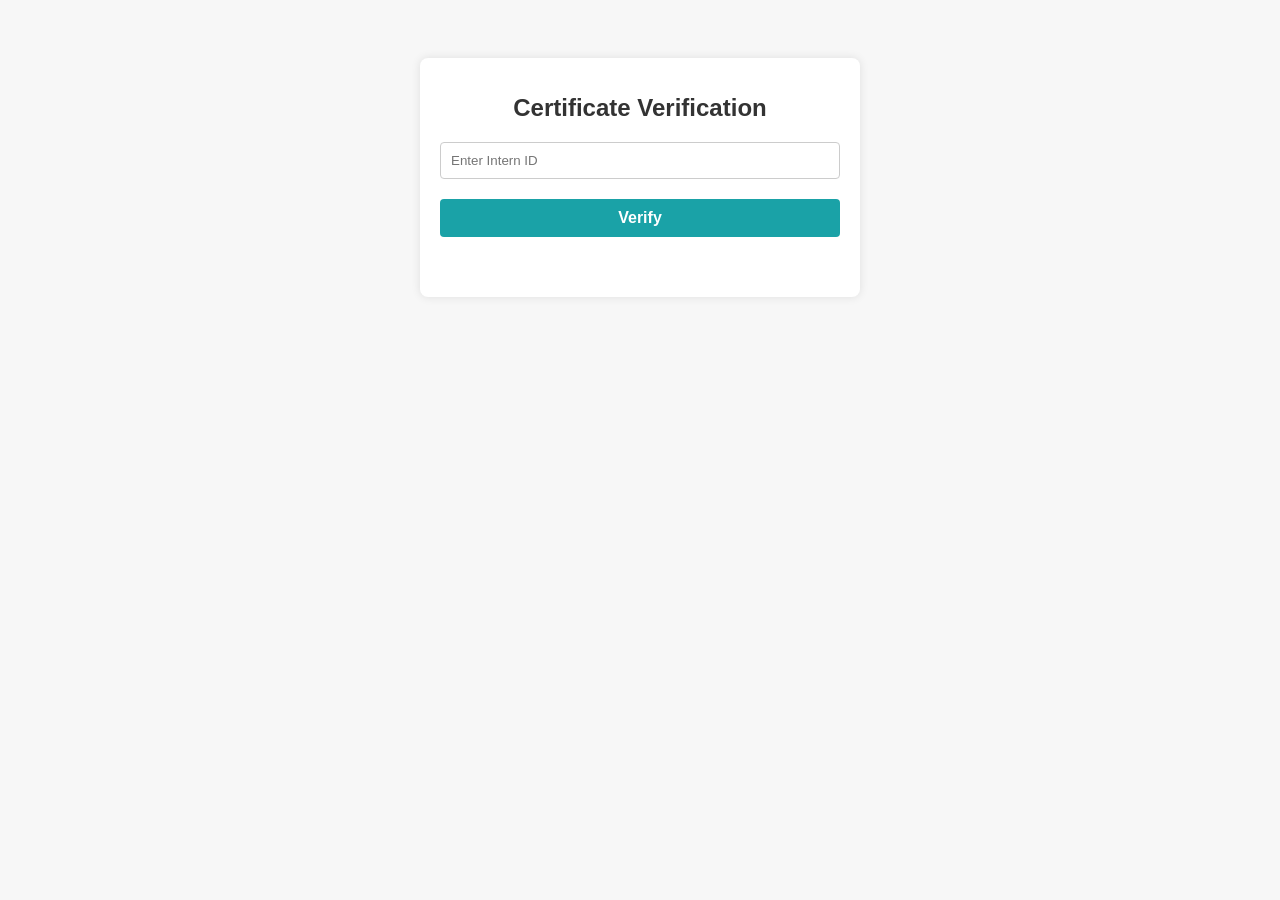
<file: certVerify.html>
<!DOCTYPE html>
<html lang="en">
<head>
  <meta charset="UTF-8">
  <meta name="viewport" content="width=device-width, initial-scale=1.0">

  <title>UnizzTech - Develop Anything</title>

  <!-- 
    - favicon
  -->
  <link rel="shortcut icon" href="./assets/images/logo-ut.png" type="image/svg+xml">  

  <style>
    body {
      font-family: Arial, sans-serif;
      background-color: #f7f7f7;
      text-align: center;
      padding: 50px;
    }

    .container {
      background-color: #fff;
      padding: 20px;
      border-radius: 8px;
      box-shadow: 0 0 10px rgba(0, 0, 0, 0.1);
      max-width: 400px;
      width: 100%;
      margin: 0 auto;
      transition: all 0.3s ease-in-out;
    }

    h1 {
      color: #333;
      margin-bottom: 20px;
      font-size: 24px;
    }

    input {
      width: 100%;
      padding: 10px;
      margin: 10px 0;
      border-radius: 4px;
      border: 1px solid #ccc;
      display: block;
      margin-left: auto;
      margin-right: auto;
      box-sizing: border-box;
    }

    button {
      background-color: #1aa2a7;
      color: white;
      border: none;
      padding: 10px;
      border-radius: 4px;
      cursor: pointer;
      width: 100%;
      margin-top: 10px;
      font-size: 16px;
      font-weight: bold;
      transition: background-color 0.3s ease;
    }

    button:hover {
      background-color: #126d70;
    }

    .result {
      margin-top: 20px;
      padding: 10px;
      border-radius: 4px;
    }

    .valid {
      background-color: #d4edda;
      color: #000000;
      display: flex;
      align-items: center;
      justify-content: center;
      padding: 15px;
    }

    .valid .checkmark {
      color: green;
      font-size: 24px;
      margin-right: 10px;
    }

    .invalid {
      background-color: #f8d7da;
      color: #721c24;
      padding: 15px;
    }

    /* Responsive Styles */
    @media (max-width: 768px) {
      body {
        padding: 30px;
      }
      .container {
        padding: 15px;
        width: 90%;
      }
      h1 {
        font-size: 22px;
      }
      button {
        font-size: 14px;
        padding: 8px;
      }
    }

    @media (max-width: 480px) {
      body {
        padding: 20px;
      }
      .container {
        padding: 10px;
        width: 95%;
      }
      h1 {
        font-size: 20px;
      }
      input {
        font-size: 14px;
      }
      button {
        font-size: 13px;
        padding: 8px;
      }
    }
  </style>
</head>
<body>
  <div class="container">
    <h1>Certificate Verification</h1>
    <input type="text" id="internID" placeholder="Enter Intern ID">
    <button onclick="verifyCertificate()">Verify</button>

    <div id="result" class="result"></div>
  </div>


  <script>
    async function verifyCertificate() {
      const internID = document.getElementById('internID').value;
      const resultDiv = document.getElementById('result');

      try {
        // Fetch the interns data from the JSON file
        const response = await fetch('internsID.json');
        const internsData = await response.json();

        // Search for the intern by ID
        const intern = internsData.find(intern => intern.id === internID);

        if (intern) {
          // Valid ID, show intern details
          resultDiv.innerHTML = `
           <div class="valid">
            <div>
              <h3>Certificate Verified <span class="checkmark">&#10004;</span></h3>
              <p><strong>Name:</strong> ${intern.name}</p>
              <p><strong>Start Date:</strong> ${intern.startDate}</p>
              <p><strong>Award Date:</strong> ${intern.awardDate}</p>
              <p><strong>Domain:</strong> ${intern.domain}</p>
            </div>
          </div>`;
        } else {
          // Invalid ID, show error message
          resultDiv.innerHTML = `
            <div class="invalid">
          <div class="invalid">
            <h3>Invalid Intern ID</h3>
            <p>Please check the ID and try again.</p>
          </div>`;
        }
      } catch (error) {
        resultDiv.innerHTML = `
          <div class="invalid">
            <h3>Error fetching data</h3>
            <p>Please try again later.</p>
          </div>`;
      }
    }
  </script>
</body>
</html>
</file>
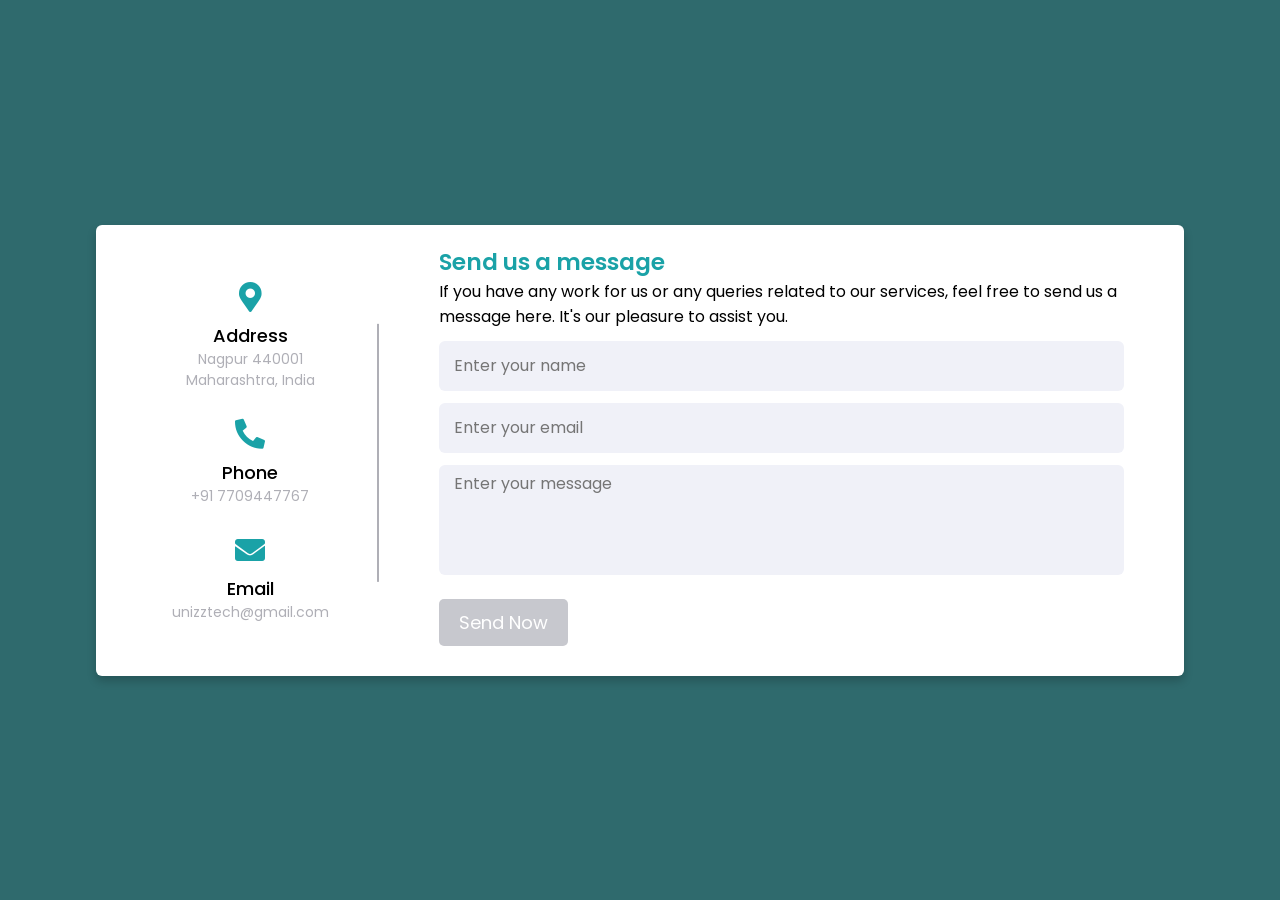
<file: contact.html>
<!DOCTYPE html>
<html lang="en" dir="ltr">
<head>
  <meta charset="UTF-8">
  <title>UnizzTech - Contact us</title>
  <link rel="stylesheet" href="./assets/css/contact.css">

  <!-- Favicon -->
  <link rel="shortcut icon" href="./assets/images/logo-ut.png" type="image/svg+xml">

  <!-- Fontawesome CDN Link -->
  <link rel="stylesheet" href="https://cdnjs.cloudflare.com/ajax/libs/font-awesome/5.15.2/css/all.min.css"/>
  <meta name="viewport" content="width=device-width, initial-scale=1.0">

</head>

<body>
  <div class="container">
    <div class="content">
      <div class="left-side">
        <div class="address details">
          <i class="fas fa-map-marker-alt"></i>
          <div class="topic">Address</div>
          <div class="text-one">Nagpur 440001</div>
          <div class="text-two">Maharashtra, India</div>
        </div>
        <div class="phone details">
          <i class="fas fa-phone-alt"></i>
          <div class="topic">Phone</div>
          <div class="text-one">+91 7709447767</div>
        </div>
        <div class="email details">
          <i class="fas fa-envelope"></i>
          <div class="topic">Email</div>
          <div class="text-one">unizztech@gmail.com</div>
        </div>
      </div>
      <div class="right-side">
        <div class="topic-text">Send us a message</div>
        <p>If you have any work for us or any queries related to our services, feel free to send us a message here. It's our pleasure to assist you.</p>
        <form action="https://formspree.io/f/mwkddpoo" method="POST">
          <div class="input-box">
            <input type="text" id="name" name="name" placeholder="Enter your name">
          </div>
          <div class="input-box">
            <input type="text" id="email" name="email" placeholder="Enter your email">
          </div>
          <div class="input-box message-box">
            <textarea id="message" name="message" placeholder="Enter your message"></textarea>
          </div>
          <div class="button">
            <input type="submit" value="Send Now">
          </div>
        </form>
      </div>
    </div>
  </div>
</body>
</html>
</file>
<file: assets/css/contact.css>
/* Google Font CDN Link */
@import url('https://fonts.googleapis.com/css2?family=Poppins:wght@200;300;400;500;600;700&display=swap');
*{
  margin: 0;
  padding: 0;
  box-sizing: border-box;
  font-family: "Poppins" , sans-serif;
}
body{
  min-height: 100vh;
  width: 100%;
  background:  #2f6a6d;
  display: flex;
  align-items: center;
  justify-content: center;
}
.container{
  width: 85%;
  background: #fff;
  border-radius: 6px;
  padding: 20px 60px 30px 40px;
  box-shadow: 0 5px 10px rgba(0, 0, 0, 0.2);
}
.container .content{
  display: flex;
  align-items: center;
  justify-content: space-between;
}
.container .content .left-side{
  width: 25%;
  height: 100%;
  display: flex;
  flex-direction: column;
  align-items: center;
  justify-content: center;
  margin-top: 15px;
  position: relative;
}
.content .left-side::before{
  content: '';
  position: absolute;
  height: 70%;
  width: 2px;
  right: -15px;
  top: 50%;
  transform: translateY(-50%);
  background: #afafb6;
}
.content .left-side .details{
  margin: 14px;
  text-align: center;
}
.content .left-side .details i{
  font-size: 30px;
  color: #1aa2a7;
  margin-bottom: 10px;
}
.content .left-side .details .topic{
  font-size: 18px;
  font-weight: 500;
}
.content .left-side .details .text-one,
.content .left-side .details .text-two{
  font-size: 14px;
  color: #afafb6;
}
.container .content .right-side{
  width: 75%;
  margin-left: 75px;
}
.content .right-side .topic-text{
  font-size: 23px;
  font-weight: 600;
  color: #1aa2a7;
}
.right-side .input-box{
  height: 50px;
  width: 100%;
  margin: 12px 0;
}
.right-side .input-box input,
.right-side .input-box textarea{
  height: 100%;
  width: 100%;
  border: none;
  outline: none;
  font-size: 16px;
  background: #F0F1F8;
  border-radius: 6px;
  padding: 0 15px;
  resize: none;
}
.right-side .message-box{
  min-height: 110px;
}
.right-side .input-box textarea{
  padding-top: 6px;
}
.right-side .button{
  display: inline-block;
  margin-top: 12px;
}
.right-side .button input[type="button"]{
  color: #fff;
  font-size: 18px;
  outline: none;
  border: none;
  padding: 8px 16px;
  border-radius: 6px;
  background: #c7c8ce;
  cursor: pointer;
  transition: all 0.3s ease;
}
.button input[type="button"]:hover{
  background: #1aa2a7;
}

@media (max-width: 950px) {
  .container{
    width: 90%;
    padding: 30px 40px 40px 35px ;
  }
  .container .content .right-side{
   width: 75%;
   margin-left: 55px;
}
}
@media (max-width: 820px) {
  .container{
    margin: 40px 0;
    height: 100%;
  }
  .container .content{
    flex-direction: column-reverse;
  }
 .container .content .left-side{
   width: 100%;
   flex-direction: row;
   margin-top: 40px;
   justify-content: center;
   flex-wrap: wrap;
 }
 .container .content .left-side::before{
   display: none;
 }
 .container .content .right-side{
   width: 100%;
   margin-left: 0;
 }
}

.button input {
    background-color:  #c7c8ce;
    color: white;
    padding: 10px 20px;
    border: none;
    font-size: 18px;
    border-radius: 5px;
    cursor: pointer;
    transition: background-color 0.3s ease;
  }

  .button input:hover {
    background-color: #1aa2a7;
  }
</file>
